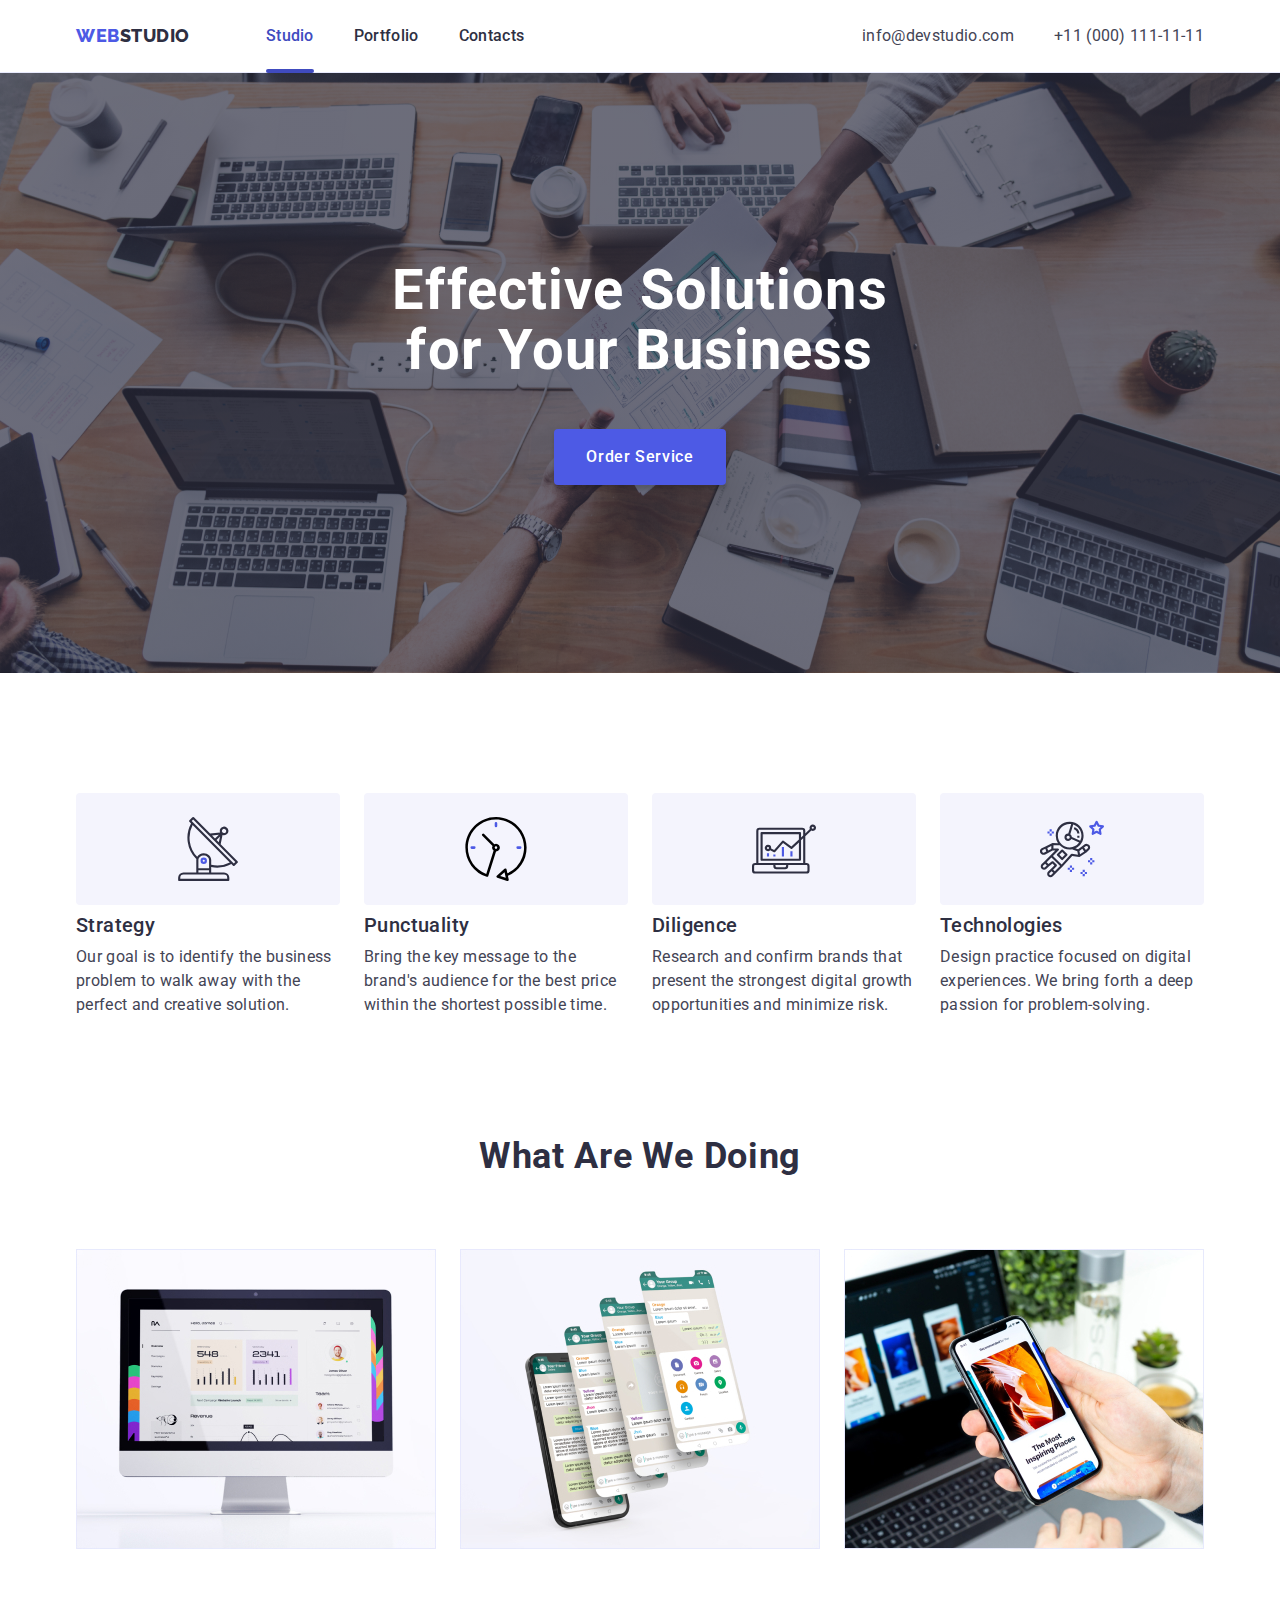
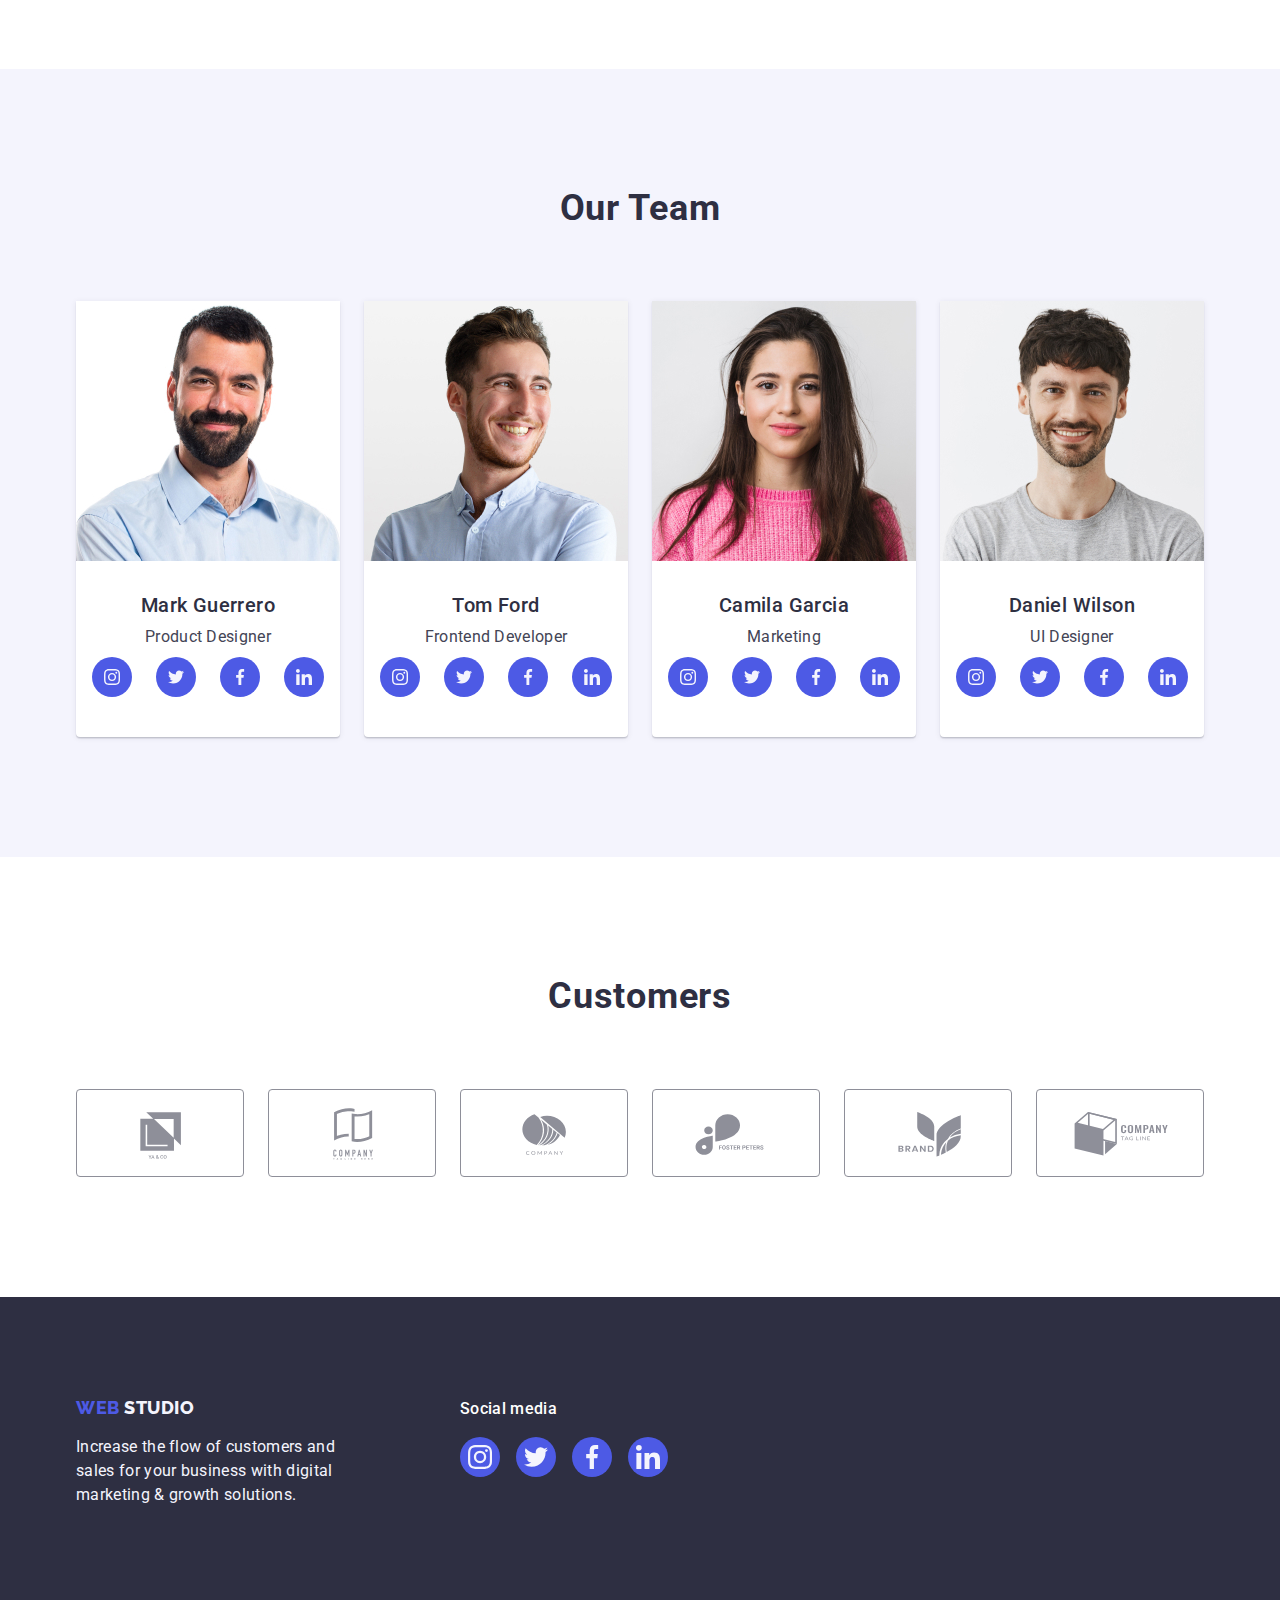
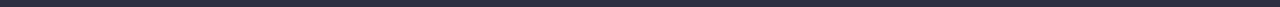
<file: index.html>
<!DOCTYPE html>
<html lang="en">
  <head>
    <meta charset="UTF-8" />
    <meta name="viewport" content="width=device-width, initial-scale=1.0" />
    <link
      rel="stylesheet"
      href="https://cdnjs.cloudflare.com/ajax/libs/modern-normalize/2.0.0/modern-normalize.min.css"
      integrity="sha512-4xo8blKMVCiXpTaLzQSLSw3KFOVPWhm/TRtuPVc4WG6kUgjH6J03IBuG7JZPkcWMxJ5huwaBpOpnwYElP/m6wg=="
      crossorigin="anonymous"
      referrerpolicy="no-referrer"
    />
    <link rel="stylesheet" href="./css/styles.css" />
    <title>Studio</title>

    <link rel="preconnect" href="https://fonts.googleapis.com" />
    <link rel="preconnect" href="https://fonts.gstatic.com" crossorigin />
    <link
      href="https://fonts.googleapis.com/css2?family=Raleway:wght@800&family=Roboto:wght@400;500;700;900&display=swap"
      rel="stylesheet"
    />
  </head>

  <!-- body -->

  <body>
    <!-- header -->
    <header class="header">
      <div class="container container-header">
        <nav class="navigation">
          <a class="logo link logo-header" href="./index.html"
            >Web<span class="studio">Studio</span></a
          >

          <ul class="list menu-header">
            <li class="navigation-list">
              <a
                href="./index.html"
                class="navigation-page navigation-page-after link"
                >Studio</a
              >
            </li>
            <li class="navigation-list">
              <a href="./portfolio.html" class="navigation-page link"
                >Portfolio</a
              >
            </li>
            <li class="navigation-list">
              <a href="" class="navigation-page link">Contacts</a>
            </li>
          </ul>
        </nav>

        <address class="address">
          <ul class="list list-flex">
            <li class="navigation-contact-list">
              <a class="contact link" href="mailto:info@devstudio.com"
                >info@devstudio.com</a
              >
            </li>
            <li class="navigation-contact-list">
              <a class="contact link" href="tel:+110001111111"
                >+11 (000) 111-11-11</a
              >
            </li>
          </ul>
        </address>
      </div>
    </header>

    <!-- ////header -->

    <!-- section 1 -->

    <main>
      <section class="section-sollution">
        <div class="container container-section sollutions">
          <h1 class="headline sollutions-tiitle">
            Effective Solutions for Your Business
          </h1>
          <button class="buttom buttom-order" type="button" data-modal-open>
            Order Service
          </button>
        </div>
      </section>

      <!-- section 2 -->

      <section class="section section-feature">
        <div class="container container-features">
          <h2 class="visually-hidden features-strategy">Strategy</h2>

          <ul class="list feature-flex">
            <li class="feature-item point">
              <div class="feature_div-icon">
                <svg width="64" height="64">
                  <use
                    class="features-icon"
                    href="./images/icons.svg#icon-antenna-1"
                  ></use>
                </svg>
              </div>
              <h3 class="feature-name">Strategy</h3>
              <p class="feature-description">
                Our goal is to identify the business problem to walk away with
                the perfect and creative solution.
              </p>
            </li>

            <li class="feature-item point">
              <div class="feature_div-icon">
                <svg width="64" height="64">
                  <use
                    class="features-icon"
                    href="./images/icons.svg#icon-clock-1"
                  ></use>
                </svg>
              </div>
              <h3 class="feature-name">Punctuality</h3>
              <p class="feature-description">
                Bring the key message to the brand's audience for the best price
                within the shortest possible time.
              </p>
            </li>
            <li class="feature-item point">
              <div class="feature_div-icon">
                <svg width="64" height="64">
                  <use
                    class="features-icon"
                    href="./images/icons.svg#icon-diagram-1"
                  ></use>
                </svg>
              </div>
              <h3 class="feature-name">Diligence</h3>
              <p class="feature-description">
                Research and confirm brands that present the strongest digital
                growth opportunities and minimize risk.
              </p>
            </li>
            <li class="feature-item point">
              <div class="feature_div-icon">
                <svg width="64" height="64">
                  <use
                    class="features-icon"
                    href="./images/icons.svg#icon-astronaut-1"
                  ></use>
                </svg>
              </div>
              <h3 class="feature-name">Technologies</h3>
              <p class="feature-description">
                Design practice focused on digital experiences. We bring forth a
                deep passion for problem-solving.
              </p>
            </li>
          </ul>
        </div>
      </section>

      <!-- section 3 -->
      <section class="section section-devices">
        <div class="container container-features">
          <h2 class="devices-tittle">What are we doing</h2>

          <ul class="list flex-devices">
            <li class="list devices-list">
              <img
                src="./images/body-pc-computer.jpg"
                alt="Computer which shows statistics"
                width="360"
                height="300"
              />
            </li>
            <li class="list devices-list">
              <img
                src="./images/body-phones-computer.jpg"
                alt="Phones screens with  whatsupp app"
                width="360"
                height="300"
              />
            </li>
            <li class="list devices-list">
              <img
                src="./images/body-onephone-computer.jpg"
                alt="Phone ans computer present the blog or app about  most inspiring places"
                width="360"
                height="300"
              />
            </li>
          </ul>
        </div>
      </section>

      <!-- section 4-->
      <section class="section team">
        <div class="container container-team">
          <h2 class="team-tittle">Our Team</h2>

          <ul class="list team-flex">
            <li class="team-member">
              <img
                class="team-photo"
                src="./images/mark-guerrero-computer.jpg"
                alt="A guy in a light blue shirt with dark growth"
                width="264"
                height="260"
              />
              <div class="teamer-name">
                <h3 class="team-name">Mark Guerrero</h3>
                <p class="team-role">Product Designer</p>

                <ul class="list list-social">
                  <li class="social-list">
                    <a class="social-link" href="#">
                      <svg width="16" height="16" class="social-icon">
                        <use href="./images/icons.svg#icon-instagram-2"></use>
                      </svg>
                    </a>
                  </li>
                  <li class="social-list">
                    <a class="social-link" href="#">
                      <svg width="16" height="16" class="social-icon">
                        <use href="./images/icons.svg#icon-twitter-1"></use>
                      </svg>
                    </a>
                  </li>
                  <li class="social-list">
                    <a class="social-link" href="#">
                      <svg width="16" height="16" class="social-icon">
                        <use href="./images/icons.svg#icon-facebook-1"></use>
                      </svg>
                    </a>
                  </li>
                  <li class="social-list">
                    <a class="social-link" href="#">
                      <svg width="16" height="16" class="social-icon">
                        <use href="./images/icons.svg#icon-linkedin-1"></use>
                      </svg>
                    </a>
                  </li>
                </ul>
              </div>
            </li>

            <li class="team-member">
              <img
                class="team-photo"
                src="./images/tom-ford-computer.jpg"
                alt="A guy in a light blue shirt with big smile"
                width="264"
                height="260"
              />
              <div class="teamer-name">
                <h3 class="team-name">Tom Ford</h3>
                <p class="team-role">Frontend Developer</p>
                <ul class="list list-social">
                  <li class="social-list">
                    <a class="social-link" href="#">
                      <svg width="16" height="16" class="social-icon">
                        <use href="./images/icons.svg#icon-instagram-2"></use>
                      </svg>
                    </a>
                  </li>
                  <li class="social-list">
                    <a class="social-link" href="#">
                      <svg width="16" height="16" class="social-icon">
                        <use href="./images/icons.svg#icon-twitter-1"></use>
                      </svg>
                    </a>
                  </li>
                  <li class="social-list">
                    <a class="social-link" href="#">
                      <svg width="16" height="16" class="social-icon">
                        <use href="./images/icons.svg#icon-facebook-1"></use>
                      </svg>
                    </a>
                  </li>
                  <li class="social-list">
                    <a class="social-link" href="#">
                      <svg width="16" height="16" class="social-icon">
                        <use href="./images/icons.svg#icon-linkedin-1"></use>
                      </svg>
                    </a>
                  </li>
                </ul>
              </div>
            </li>

            <li class="team-member">
              <img
                class="team-photo"
                src="./images/camila-garcia-computer.jpg"
                alt=" Woman in a pink sweater with long dark hair"
                width="264"
                height="260"
              />
              <div class="teamer-name">
                <h3 class="team-name">Camila Garcia</h3>
                <p class="team-role">Marketing</p>
                <ul class="list list-social">
                  <li class="social-list">
                    <a class="social-link" href="#">
                      <svg width="16" height="16" class="social-icon">
                        <use href="./images/icons.svg#icon-instagram-2"></use>
                      </svg>
                    </a>
                  </li>
                  <li class="social-list">
                    <a class="social-link" href="#">
                      <svg width="16" height="16" class="social-icon">
                        <use href="./images/icons.svg#icon-twitter-1"></use>
                      </svg>
                    </a>
                  </li>
                  <li class="social-list">
                    <a class="social-link" href="#">
                      <svg width="16" height="16" class="social-icon">
                        <use href="./images/icons.svg#icon-facebook-1"></use>
                      </svg>
                    </a>
                  </li>
                  <li class="social-list">
                    <a class="social-link" href="#">
                      <svg width="16" height="16" class="social-icon">
                        <use href="./images/icons.svg#icon-linkedin-1"></use>
                      </svg>
                    </a>
                  </li>
                </ul>
              </div>
            </li>

            <li class="team-member">
              <img
                class="team-photo"
                src="./images/daniel-wilson-computer.jpg"
                alt="A guy in a light grey T-shirt with big smile"
                width="264"
                height="260"
              />
              <div class="teamer-name">
                <h3 class="team-name">Daniel Wilson</h3>
                <p class="team-role">UI Designer</p>
                <ul class="list list-social">
                  <li class="social-list">
                    <a class="social-link" href="#">
                      <svg width="16" height="16" class="social-icon">
                        <use href="./images/icons.svg#icon-instagram-2"></use>
                      </svg>
                    </a>
                  </li>
                  <li class="social-list">
                    <a class="social-link" href="#">
                      <svg width="16" height="16" class="social-icon">
                        <use href="./images/icons.svg#icon-twitter-1"></use>
                      </svg>
                    </a>
                  </li>
                  <li class="social-list">
                    <a class="social-link" href="#">
                      <svg width="16" height="16" class="social-icon">
                        <use href="./images/icons.svg#icon-facebook-1"></use>
                      </svg>
                    </a>
                  </li>
                  <li class="social-list">
                    <a class="social-link" href="#">
                      <svg width="16" height="16" class="social-icon">
                        <use href="./images/icons.svg#icon-linkedin-1"></use>
                      </svg>
                    </a>
                  </li>
                </ul>
              </div>
            </li>
          </ul>
        </div>
      </section>

      <section class="customers">
        <div class="container">
          <h2 class="cusotmers-tittle">Customers</h2>
          <ul class="list list-customers">
            <li class="customer-list">
              <a class="customer-link" href="#">
                <svg width="104" height="56" class="customer-icon">
                  <use
                    class="client"
                    href="./images/icons.svg#icon-Client-1"
                  ></use>
                </svg>
              </a>
            </li>

            <li class="customer-list">
              <a class="customer-link" href="#">
                <svg width="104" height="56" class="customer-icon">
                  <use
                    class="client"
                    href="./images/icons.svg#icon-Client-2"
                  ></use>
                </svg>
              </a>
            </li>
            <li class="customer-list">
              <a class="customer-link" href="#">
                <svg width="104" height="56" class="customer-icon">
                  <use
                    class="client"
                    href="./images/icons.svg#icon-Client-3"
                  ></use>
                </svg>
              </a>
            </li>
            <li class="customer-list">
              <a class="customer-link" href="#">
                <svg width="104" height="56" class="customer-icon">
                  <use
                    class="client"
                    href="./images/icons.svg#icon-Client-4"
                  ></use>
                </svg>
              </a>
            </li>
            <li class="customer-list">
              <a class="customer-link" href="#">
                <svg width="104" height="56" class="customer-icon">
                  <use
                    class="client"
                    href="./images/icons.svg#icon-Client-5"
                  ></use>
                </svg>
              </a>
            </li>
            <li class="customer-list">
              <a class="customer-link" href="#">
                <svg width="104" height="56" class="customer-icon">
                  <use
                    class="client"
                    href="./images/icons.svg#icon-Client-6"
                  ></use>
                </svg>
              </a>
            </li>
          </ul>
        </div>
      </section>
    </main>

    <!-- footer -->

    <footer class="footer">
      <div class="container container-footer">
        <div class="first-line">
          <a class="logo link logo-footer" href="./index.html"
            >Web <span class="studio-footer">Studio</span></a
          >
          <p class="footer-paragraph">
            Increase the flow of customers and sales for your business with
            digital marketing & growth solutions.
          </p>
        </div>
        <div class="second-line">
          <p class="socialmedia-tittle">Social media</p>

          <ul class="list footer-social">
            <li class="footer-social-list">
              <a class="footer-social-link" href="#">
                <svg width="24" height="24" class="footer-social-icon">
                  <use href="./images/icons.svg#icon-instagram-2"></use>
                </svg>
              </a>
            </li>
            <li class="footer-social-list">
              <a class="footer-social-link" href="#">
                <svg width="24" height="24" class="footer-social-icon">
                  <use href="./images/icons.svg#icon-twitter-1"></use>
                </svg>
              </a>
            </li>
            <li class="footer-social-list">
              <a class="footer-social-link" href="#">
                <svg width="24" height="24" class="footer-social-icon">
                  <use href="./images/icons.svg#icon-facebook-1"></use>
                </svg>
              </a>
            </li>
            <li class="footer-social-list">
              <a class="footer-social-link" href="#">
                <svg width="24" height="24" class="footer-social-icon">
                  <use href="./images/icons.svg#icon-linkedin-1"></use>
                </svg>
              </a>
            </li>
          </ul>
        </div>
      </div>
    </footer>

    <div class="backdrop is-hidden" data-modal>
      <div class="modal">
        <button class="close-btn" type="button" data-modal-close>
          <svg class="cross-icon" width="8" height="8">
            <use href="./images/icons.svg#icon-close-black"></use>
          </svg>
        </button>
      </div>
    </div>

    <script src="./js/modal.js"></script>
  </body>
</html>
</file>
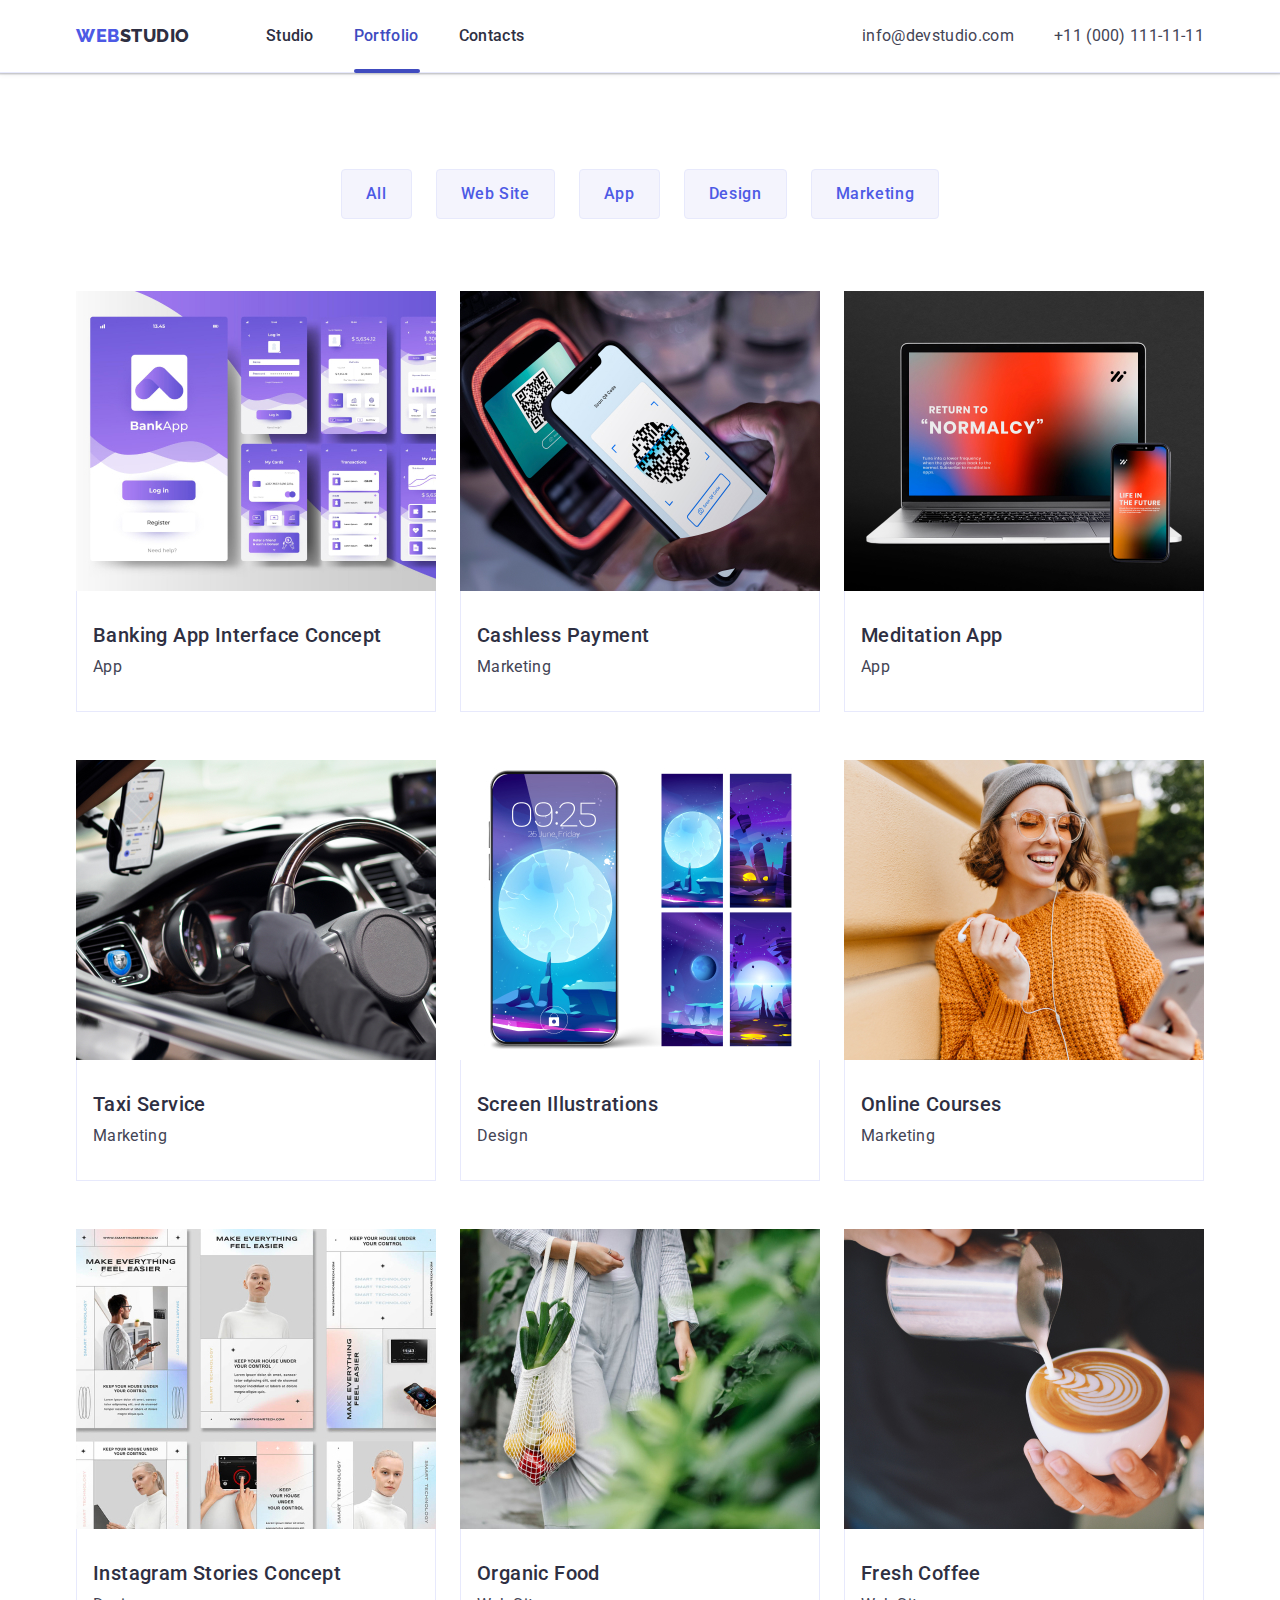
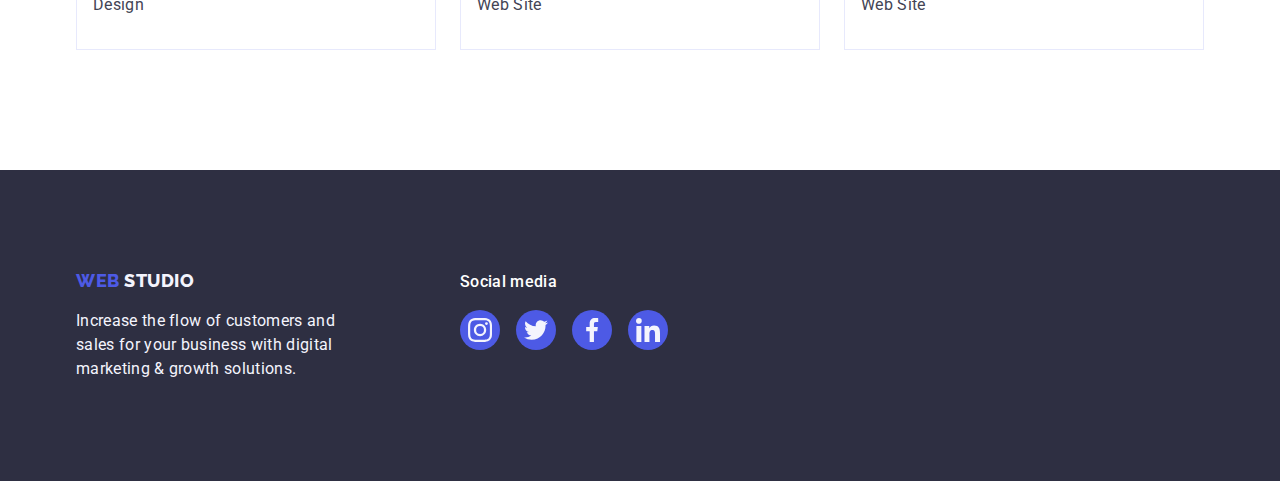
<file: portfolio.html>
<!DOCTYPE html>
<html lang="en">
  <head>
    <meta charset="UTF-8" />
    <meta name="viewport" content="width=device-width, initial-scale=1.0" />
    <link
      rel="stylesheet"
      href="https://cdnjs.cloudflare.com/ajax/libs/modern-normalize/2.0.0/modern-normalize.min.css"
      integrity="sha512-4xo8blKMVCiXpTaLzQSLSw3KFOVPWhm/TRtuPVc4WG6kUgjH6J03IBuG7JZPkcWMxJ5huwaBpOpnwYElP/m6wg=="
      crossorigin="anonymous"
      referrerpolicy="no-referrer"
    />
    <link rel="stylesheet" href="./css/styles.css" />
    <title>Portfolio</title>
    <link
      rel="stylesheet"
      href="https://cdnjs.cloudflare.com/ajax/libs/modern-normalize/2.0.0/modern-normalize.min.css"
      integrity="sha512-4xo8blKMVCiXpTaLzQSLSw3KFOVPWhm/TRtuPVc4WG6kUgjH6J03IBuG7JZPkcWMxJ5huwaBpOpnwYElP/m6wg=="
      crossorigin="anonymous"
      referrerpolicy="no-referrer"
    />
    <link rel="preconnect" href="https://fonts.googleapis.com" />
    <link rel="preconnect" href="https://fonts.gstatic.com" crossorigin />
    <link
      href="https://fonts.googleapis.com/css2?family=Raleway:wght@800&family=Roboto:wght@400;500;700;900&display=swap"
      rel="stylesheet"
    />
  </head>

  <body>
    <!-- header -->
    <header class="header">
      <div class="container container-header">
        <nav class="navigation">
          <a class="logo link logo-header" href="./index.html"
            >Web<span class="studio">Studio</span></a
          >

          <ul class="list menu-header">
            <li class="navigation-list">
              <a href="./index.html" class="navigation-page link">Studio</a>
            </li>
            <li class="navigation-list">
              <a
                href="./portfolio.html"
                class="navigation-page link navigation-portolio-after"
                >Portfolio</a
              >
            </li>
            <li class="navigation-list">
              <a href="" class="navigation-page link">Contacts</a>
            </li>
          </ul>
        </nav>

        <address class="address">
          <ul class="list list-flex">
            <li class="navigation-contact-list">
              <a class="contact link" href="mailto:info@devstudio.com"
                >info@devstudio.com</a
              >
            </li>
            <li class="navigation-contact-list">
              <a class="contact link" href="tel:+110001111111"
                >+11 (000) 111-11-11</a
              >
            </li>
          </ul>
        </address>
      </div>
    </header>

    <main>
      <section class="main">
        <div class="container container-porfolio">
          <h1 class="visually-hidden buttons-tittle">headline</h1>
          <ul class="list list-bottoms">
            <li class="buttom-list">
              <button class="button-portfolio" type="button">All</button>
            </li>
            <li class="buttom-list">
              <button class="button-portfolio" type="button">Web Site</button>
            </li>
            <li class="buttom-list">
              <button class="button-portfolio" type="button">App</button>
            </li>
            <li class="buttom-list">
              <button class="button-portfolio" type="button">Design</button>
            </li>
            <li class="buttom-list">
              <button class="button-portfolio" type="button">Marketing</button>
            </li>
          </ul>

          <!-- <h2 class="apps-tittle">apps</h2> -->
          <ul class="list portfolio">
            <li class="portfolio-list">
              <a href="" class="link porftolio-block">
                <div class="img-wrapper">
                  <img
                    src="./images/banking-app-computer.jpg"
                    alt="Screens of banking app"
                    width="360"
                    height="300"
                  />
                  <p class="img-description">
                    14 Stylish and User-Friendly App Design Concepts · Task
                    Manager App · Calorie Tracker App · Exotic Fruit Ecommerce
                    App · Cloud Storage App
                  </p>
                </div>
                <div class="portfolio-description">
                  <h2 class="apps-name">Banking App Interface Concept</h2>
                  <p class="apps-description">App</p>
                </div>
              </a>
            </li>
            <li class="portfolio-list">
              <a href="" class="link porftolio-block">
                <div class="img-wrapper">
                  <img
                    src="./images/cashless-payment-computer.jpg"
                    alt="Cashless payment via phone"
                    width="360"
                    height="300"
                  />
                  <p class="img-description">
                    14 Stylish and User-Friendly App Design Concepts · Task
                    Manager App · Calorie Tracker App · Exotic Fruit Ecommerce
                    App · Cloud Storage App
                  </p>
                </div>

                <div class="portfolio-description">
                  <h2 class="apps-name">Cashless Payment</h2>
                  <p class="apps-description">Marketing</p>
                </div>
              </a>
            </li>
            <li class="portfolio-list">
              <a href="" class="link porftolio-block">
                <div class="img-wrapper">
                  <img
                    src="./images/meditation-computer.jpg"
                    alt="Meditation app on phone and computer"
                    width="360"
                    height="300"
                  />
                  <p class="img-description">
                    14 Stylish and User-Friendly App Design Concepts · Task
                    Manager App · Calorie Tracker App · Exotic Fruit Ecommerce
                    App · Cloud Storage App
                  </p>
                </div>
                <div class="portfolio-description">
                  <h2 class="apps-name">Meditation App</h2>
                  <p class="apps-description">App</p>
                </div>
              </a>
            </li>
            <li class="portfolio-list">
              <a href="" class="link porftolio-block">
                <div class="img-wrapper">
                  <img
                    src="./images/taxi_computer.jpg"
                    alt="Photo of motor vehicles"
                    width="360"
                    height="300"
                  />
                  <p class="img-description">
                    14 Stylish and User-Friendly App Design Concepts · Task
                    Manager App · Calorie Tracker App · Exotic Fruit Ecommerce
                    App · Cloud Storage App
                  </p>
                </div>
                <div class="portfolio-description">
                  <h2 class="apps-name">Taxi Service</h2>
                  <p class="apps-description">Marketing</p>
                </div>
              </a>
            </li>

            <li class="portfolio-list">
              <a href="" class="link porftolio-block">
                <div class="img-wrapper">
                  <img
                    src="./images/screen-illustrations-computer.jpg"
                    alt="Phone screen of illustrations presents big moon"
                    width="360"
                    height="300"
                  />
                  <p class="img-description">
                    14 Stylish and User-Friendly App Design Concepts · Task
                    Manager App · Calorie Tracker App · Exotic Fruit Ecommerce
                    App · Cloud Storage App
                  </p>
                </div>
                <div class="portfolio-description">
                  <h2 class="apps-name">Screen Illustrations</h2>
                  <p class="apps-description">Design</p>
                </div>
              </a>
            </li>

            <li class="portfolio-list">
              <a href="" class="link porftolio-block">
                <div class="img-wrapper">
                  <img
                    src="./images/online-course-computer.jpg"
                    alt="Smiling woman in orange sweater with headphones"
                    width="360"
                    height="300"
                  />
                  <p class="img-description">
                    14 Stylish and User-Friendly App Design Concepts · Task
                    Manager App · Calorie Tracker App · Exotic Fruit Ecommerce
                    App · Cloud Storage App
                  </p>
                </div>
                <div class="portfolio-description">
                  <h2 class="apps-name">Online Courses</h2>
                  <p class="apps-description">Marketing</p>
                </div>
              </a>
            </li>

            <li class="portfolio-list">
              <a href="" class="link porftolio-block">
                <div class="img-wrapper">
                  <img
                    src="./images/instagram-computer.jpg"
                    alt="Mock up of instagram stories concept"
                    width="360"
                    height="300"
                  />
                  <p class="img-description">
                    14 Stylish and User-Friendly App Design Concepts · Task
                    Manager App · Calorie Tracker App · Exotic Fruit Ecommerce
                    App · Cloud Storage App
                  </p>
                </div>
                <div class="portfolio-description">
                  <h2 class="apps-name">Instagram Stories Concept</h2>
                  <p class="apps-description">Design</p>
                </div>
              </a>
            </li>

            <li class="portfolio-list">
              <a href="" class="link porftolio-block">
                <div class="img-wrapper">
                  <img
                    src="./images/organic-computer.jpg"
                    alt="Women carrying a mesh bag with organic fruit"
                    width="360"
                    height="300"
                  />
                  <p class="img-description">
                    14 Stylish and User-Friendly App Design Concepts · Task
                    Manager App · Calorie Tracker App · Exotic Fruit Ecommerce
                    App · Cloud Storage App
                  </p>
                </div>
                <div class="portfolio-description">
                  <h2 class="apps-name">Organic Food</h2>
                  <p class="apps-description">Web Site</p>
                </div>
              </a>
            </li>

            <li class="portfolio-list">
              <a href="" class="link porftolio-block">
                <div class="img-wrapper">
                  <img
                    src="./images/fresh-coffe-computer.jpg"
                    alt="Guy making a fresh coffee with milk"
                    width="360"
                    height="300"
                  />
                  <p class="img-description">
                    14 Stylish and User-Friendly App Design Concepts · Task
                    Manager App · Calorie Tracker App · Exotic Fruit Ecommerce
                    App · Cloud Storage App
                  </p>
                </div>
                <div class="portfolio-description">
                  <h2 class="apps-name">Fresh Coffee</h2>
                  <p class="apps-description">Web Site</p>
                </div>
              </a>
            </li>
          </ul>
        </div>
      </section>
    </main>

    <footer class="footer">
      <div class="container container-footer">
        <div class="first-line">
          <a class="logo link logo-footer" href="./index.html"
            >Web <span class="studio-footer">Studio</span></a
          >
          <p class="footer-paragraph">
            Increase the flow of customers and sales for your business with
            digital marketing & growth solutions.
          </p>
        </div>
        <div class="second-line">
          <p class="socialmedia-tittle">Social media</p>

          <ul class="list footer-social">
            <li class="footer-social-list">
              <a class="footer-social-link" href="#">
                <svg width="24" height="24" class="footer-social-icon">
                  <use href="./images/icons.svg#icon-instagram-2"></use>
                </svg>
              </a>
            </li>
            <li class="footer-social-list">
              <a class="footer-social-link" href="#">
                <svg width="24" height="24" class="footer-social-icon">
                  <use href="./images/icons.svg#icon-twitter-1"></use>
                </svg>
              </a>
            </li>
            <li class="footer-social-list">
              <a class="footer-social-link" href="#">
                <svg width="24" height="24" class="footer-social-icon">
                  <use href="./images/icons.svg#icon-facebook-1"></use>
                </svg>
              </a>
            </li>
            <li class="footer-social-list">
              <a class="footer-social-link" href="#">
                <svg width="24" height="24" class="footer-social-icon">
                  <use href="./images/icons.svg#icon-linkedin-1"></use>
                </svg>
              </a>
            </li>
          </ul>
        </div>
      </div>
    </footer>
  </body>
</html>
</file>
<file: css/styles.css>
:root {
  --main-font: 'Roboto', sans-serif;
  --socondary-font: 'Raleway', sans-serif;
  --dark-color: #2e2f42;
  --primarybrand-color: #4d5ae5;
  --text-color: #434455;
  --modalbackground-color: #fff;
  --light-color: #f4f4fd;
  --accent-color: #e7e9fc;
  --pressedstate-color: #404bbf;
  --subtle-text: #8E8F99;
  --green: #31D0AA;
  --modal-background: #FCFCFC;


}

body {
  font-family: var(--main-font);
  color: var(--text-color);
  background-color: var(--modalbackground-color);
}

* {
  box-sizing: border-box;
      margin: 0;
        padding: 0;
}

img {
  display: block;
}

.section {
  padding: 120px 0px;
}

/* =============HEADER INDEX.HTML============ */

.link {
  text-decoration: none;
}

.logo {
  color: var(--primarybrand-color);
  font-family: var(--socondary-font);
  font-size: 18px;
  font-weight: 800;
  line-height: 1.17;
  letter-spacing: 0.54px;
  text-transform: uppercase;
  text-decoration: none;

}

.logo-header {
  margin-right: 76px;
}

.studio {
  color: var(--dark-color);
}

.list {
  list-style: none;
}

.list-flex,
.menu-header {

  display: flex;
  padding-left: 0px;
  margin: 0;
  padding: 16px, 0;
 



}

.address {
  font-style: normal;
  margin-left: 0px;

}

.navigation-contact {
  list-style: none;
}

.navigation-page {
  position: relative;
  display: flex;
  text-decoration: none;
  color: var(--dark-color);
  font-size: 16px;
  font-weight: 500;
  line-height: 1.5;
  letter-spacing: 0.32px;
  padding: 24px 0;
 

}

.navigation-page-after,
.navigation-portolio-after {
  position: relative;
  color: var(--pressedstate-color);
  transition: color 250ms cubic-bezier(0.4, 0, 0.2, 1);
}



.navigation-page-after::after {
  content: '';
  display: block;
  position: absolute;
  left: 0;
  bottom: -1px;
  height: 4px;
  background-color: var(--pressedstate-color);
  border-radius: 2px;
  width: 48px;
}

.navigation-portolio-after::after {
  content: '';
  display: block;
  position: absolute;
  left: 0;
  bottom: -1px;
  height: 4px;
  background-color: var(--pressedstate-color);
  border-radius: 2px;
  width: 66px;
}

.navigation-list {
  margin-right: 40px;


}

.navigation-list:last-child {
  margin-right: 0px;
}

.navigation-page:hover,
.navigation-page:focus,
.navigation-page:active {
  color: var(--pressedstate-color);
}

.email,
.phone,
.address,
.contact {
  color: var(--text-color);
  font-size: 16px;
  font-weight: 400;
  line-height: 1.5;
  letter-spacing: 0.32px;
  text-decoration: none;
  font-style: normal;
}

.contact {
  color: var(--text-color);
  font-size: 16px;
  font-weight: 400;
  line-height: 1.5;
  letter-spacing: 0.32px;
  text-decoration: none;
  font-style: normal;
  transition: color 250ms cubic-bezier(0.4, 0, 0.2, 1);
}

.contact:hover,
.contact:focus {
  color: var(--pressedstate-color);

}

.email:hover,
.phone:hover,
.email:focus,
.phone:focus {
  color: var(--pressedstate-color);
}

/* =============SOLLUTIONS INDEX.HTML============ */



.sollutions-tiitle {
  color: var(--modalbackground-color);
  max-width: 496px;
  font-size: 56px;
  font-weight: 700;
  line-height: 1.07;
  letter-spacing: 1.12px;
  margin: 0 auto 48px auto;

}

.buttom-order {
  font-family: var(--main-font);
  color: var(--modalbackground-color);
  display: block;
  font-size: 16px;
  font-weight: 500;
  line-height: 1.5;
  letter-spacing: 0.64px;
  background-color: var(--primarybrand-color);
  cursor: pointer;
  border-radius: 4px;
  box-shadow: 0px 4px 4px 0px rgba(0, 0, 0, 0.15);
  padding: 16px 32px;
  min-width: 169px;
  height: 56px;
  border: none;
  margin: 0 auto;
  transition: background-color 250ms cubic-bezier(0.4, 0, 0.2, 1);


}

.buttom-order:focus,
.buttom-order:hover {
  background-color: var(--pressedstate-color);
}





.feature-name {
  color: var(--dark-color);
  font-size: 20px;
  font-weight: 500;
  line-height: 1.2;
  letter-spacing: 0.4px;

  margin-bottom: 8px;
  margin-top: 8px;
}

.feature-description {
  color: var(--text-color);
  font-family: Roboto;
  font-size: 16px;
  font-weight: 400;
  line-height: 1.5;
  letter-spacing: 0.32px;
  margin: 0px
}

/* =============DEVICES INDEX.HTML============ */
.devices-tittle {
  color: var(--dark-color);
  text-align: center;
  font-size: 36px;
  font-weight: 700;
  line-height: 1.11;
  letter-spacing: 0.02em;
  text-transform: capitalize;
  margin: 0px auto 72px;
}

.team {
  background-color: var(--light-color);



}

.team-tittle {
  color: var(--dark-color);
  text-align: center;
  font-size: 36px;
  font-weight: 700;
  line-height: 1.11;
  text-transform: capitalize;
  letter-spacing: 0.02em;
  margin: 0px 0px 72px;
}



/* =============text-align: center;============ */


.team-member {
  background-color: var(--modalbackground-color);
  
  border-radius: 0px 0px 4px 4px;
  box-shadow: 0px 2px 1px 0px rgba(46, 47, 66, 0.08), 0px 1px 1px 0px rgba(46, 47, 66, 0.16), 0px 1px 6px 0px rgba(46, 47, 66, 0.08);

}

.team-member:last-child {
  margin-right: 0px;
}

.team-name {
  color: var(--dark-color);
  font-size: 20px;
  font-weight: 500;
  line-height: 1.2;
  letter-spacing: 0.4px;
  text-align: center;
  margin-bottom: 8px;


}

.team-role {
  color: var(--text-color);
  font-size: 16px;
  font-style: normal;
  font-weight: 400;
  line-height: 1.5;
  letter-spacing: 0.32px;
  text-align: center;
  margin: 0px;

}











/* footer */

.footer {
  background: var(--dark-color);
  color: var(--modalbackground-color);
  padding: 100px 0 100px;


}


.studio-footer {
  color: var(--light-color);
}

.footer-paragraph {
  color: var(--light-color);
  font-size: 16px;
  font-weight: 400;
  line-height: 1.5;
  letter-spacing: 0.02em;
  width: 264px;
  margin: 0;
  margin-top: 17.5px;

}


.devices {
  padding-top: 0px;
}


/* =============portfolio;============ */



.button-name {
  font-family: var(--main-font);
  color: var(--primarybrand-color);
  text-align: center;
  font-size: 16px;
  font-weight: 500;
  line-height: 1.5;
  letter-spacing: 0.64px;
  background-color: var(--light-color);

  border: 1px solid var(--accent-color);
  cursor: pointer;
}

.button-name:hover,
.button-name:focus {
  color: var(--modalbackground-color);
  background-color: var(--pressedstate-color);
}

.apps-name {
  color: var(--dark-color);
  font-size: 20px;
  font-weight: 500;
  line-height: 1.2;
  letter-spacing: 0.02em;
  margin-bottom: 8px;
}

.apps-description {
  font-size: 16px;
  font-weight: 400;
  line-height: 1.5;
  letter-spacing: 0.02em;
  color: var(--text-color);
}

/* -----------------------flex header----------------------- */

.container-header {
  height: 72px;
  width: 1158px;
  margin: 0 auto;
  display: flex;
  justify-content: flex-start;
  justify-content: space-between;
  align-items: center;



}

.header {
  border-bottom: 1px solid var(--accent-color);
  background: var(--modal-color);
  box-shadow: 0px 1px 6px 0px rgba(46, 47, 66, 0.08), 0px 1px 1px 0px rgba(46, 47, 66, 0.16), 0px 2px 1px 0px rgba(46, 47, 66, 0.08);
}

.flex {
  display: flex;
}

.navigation {
  display: flex;
  justify-content: flex-start;
  justify-content: space-between;
  align-items: center;
}

.navigation-contact-list {
  margin-right: 40px;
}

.navigation-contact-list:last-child {
  margin-right: 0px;
}

/* -----------------------flex main----------------------- */

.section {
  padding: 120px 0;
}


.sollutions {
  display: flex;
  flex-direction: column;
  align-items: center;

  text-align: center;

  padding-top: 188px;




}

.features-strategy {
  font-size: 0px;
}

.features-div {
  display: flex;
  justify-content: flex-start;
  justify-content: space-between;
  align-items: center;
}

.container-features {
  width: 1158px;
  margin: 0 auto;

  align-items: center;
}

.feature-flex {
  display: flex;
  padding: 0px;
  margin: 0 auto;
  justify-content: space-between;

}

.feature_div-icon {
  display: flex;
  align-items: center;
  justify-content: center;
  height: 112px;
  background-color: var(--light-color);
  border-radius: 4px;
  margin-bottom: 8px;

}

.feature-item {
  margin-right: 24px;
  width: calc((100% - 72px) / 4);


}

.feature-item:last-child {
  margin-right: 0px;
}

.section-devices {
  padding-top: 0px;
}


.flex-devices {
  display: flex;
  justify-content: flex-start;
  justify-content: space-between;

  align-items: center;
  padding: 0px;
  margin: 0px auto;
}

.devices-list {
  margin-right: 24px;
}

.devices-list:last-child {
  margin-right: 0px;
}

.container-team {
  width: 1158px;
  margin: 0 auto;

}

.team-flex {
  display: flex;
  padding: 0px;
  margin: 0 auto;
  text-align: center;
gap: 24px;




}


.container-footer {
  display: flex;
  width: 1158px;
  margin: 0 auto;

  align-items: baseline;
}



.container {
  width: 1158px;
  margin: 0 auto;
  padding: 0 15px 0 15px;
}

.section-sollution {
  background-image: linear-gradient(rgba(46, 47, 66, 0.7), rgba(46, 47, 66, 0.7)),
    url("../images/img-name.jpg");
  background-repeat: no-repeat;
  background-position: center;
  background-size: cover;
  max-width: 1440px;
  margin: 0 auto;
  padding: 188px 0;

}

.section-feature {
  padding-top: 120px;
  padding-bottom: 120px;
}

.visually-hidden {
  position: absolute;
  width: 1px;
  height: 1px;
  margin: -1px;
  border: 0;
  padding: 0;
  white-space: nowrap;
  clip-path: inset(100%);
  clip: rect(0 0 0 0);
  overflow: hidden;
}

.teamer-name {
  padding-top: 32px;
  padding-bottom: 8px;
}

.main {
  padding: 96px 0 120px 0;
  margin: 0 auto;
}

.list-bottoms {
  display: flex;

  justify-content: center;
  gap: 24px;
  margin-bottom: 72px;

}

.button-portfolio {
  padding: 12px 24px;
  border: 1px solid var(--accent-color);
  background: var(--light-color);
  border-radius: 4px;
  color: var(--primarybrand-color);
  text-align: center;

  font-family: var(--main-font);
  font-size: 16px;
  font-style: normal;
  font-weight: 500;
  line-height: 1.5;
  cursor: pointer;
  letter-spacing: 0.64px;
  transition: color 250ms cubic-bezier(0.4, 0, 0.2, 1),
    background-color 250ms cubic-bezier(0.4, 0, 0.2, 1),
    border-color 250ms cubic-bezier(0.4, 0, 0.2, 1),
    box-shadow 250ms cubic-bezier(0.4, 0, 0.2, 1);
}

.button-portfolio:focus,
.button-portfolio:hover {
  border: 1px solid transparent;
  border-radius: 4px;
  box-shadow: 0px 2px 2px 0px rgba(0, 0, 0, 0.12), 0px 2px 1px 0px rgba(0, 0, 0, 0.08), 0px 3px 1px 0px rgba(0, 0, 0, 0.10);
  background: var(--pressedstate-color);
  color: var(--modalbackground-color);
}

.portfolio-list {
  width: calc((100% - 48px)/ 3);
}


.portfolio {
  display: flex;
  justify-content: space-between;
  flex-wrap: wrap;
  column-gap: 24px;
  row-gap: 48px;
  padding-left: 0px;

}


.portfolio-description {
  padding: 32px 16px;
  border: 1px solid var(--accent-color);
  border-top: none;
  width: 360px;
}

.container-porfolio {
  justify-content: space-between;
  margin: 0 auto;
  align-items: center;
}

.logo,
.address,
.logo-footer {
  display: inline-block;
}





/* ----------------------svg-------------------- */





.list-social {
  display: flex;
  padding-top: 8px;
  padding-bottom: 32px;
  padding-left: 0px;
  max-width: 232px;
  align-items: center;
  margin: 0 auto;
  justify-content: center;
  gap: 24px;
}

.social-list {
  width: 40px;
  height: 40px;


}




.social-icon {

  fill: var(--light-color);



}

.customer-list {
  width: calc((100% - 120px) / 6);

}

.cusotmers-tittle {
  text-align: center;

  color: var(--dark-color);
  text-align: center;
  font-size: 36px;
  font-style: normal;
  font-weight: 700;
  letter-spacing: 0.72px;
  line-height: 1.11;
  margin-top: 0px;
  margin-bottom: 72px;
  text-transform: capitalize;
}

.list-customers {
  display: flex;
  height: 88px;

  gap: 24px;
  padding-left: 0px;

  margin: 0 auto;
  justify-content: space-between;


}



.customer-link {
  display: flex;
  cursor: pointer;
  width: 100%;
  height: 100%;
  border: 1px solid var(--subtle-text);
  border-radius: 4px;
  align-items: center;
  justify-content: center;
  color: var(--subtle-text);
  transition: border-color 250ms cubic-bezier(0.4, 0, 0.2, 1),
    color 250ms cubic-bezier(0.4, 0, 0.2, 1);
}



.customer-link:focus,
.customer-link:hover {
  border-color: var(--pressedstate-color);
  color: var(--pressedstate-color)
}

.customer-icon {
  fill: currentColor;
  display: block;
  width: 168px;
  height: 88px;


}

.socialmedia-tittle {
  color: var(--modal-color);
  margin-bottom: 16px;
  margin-top: 0px;
  font-size: 16px;
  font-style: normal;
  font-weight: 500;
  line-height: 1.5;
  letter-spacing: 0.32px;

}




.footer-social-list {
  width: 40px;
  height: 40px;


}

.footer-social {
  margin: 0;
}



.footer-social-icon {
  fill: var(--light-color);
}


.footer-social {
  display: flex;
  gap: 16px;
  padding-left: 0px;
  max-width: 208px;
  align-items: center;

}

.first-line {
  display: flex;
  flex-direction: column;
  margin-right: 120px;


}

.second-line {
  display: flex;
  flex-direction: column;


}

.social-link {
  width: 100%;
  height: 100%;
  background-color: var(--primarybrand-color);
  border-radius: 50%;
  display: flex;
  align-items: center;
  justify-content: center;
  transition: background-color 250ms cubic-bezier(0.4, 0, 0.2, 1);
}

.social-link:hover,
.social-link:focus {
  background-color: var(--pressedstate-color);
}


.customers {
  padding: 120px 0;
}



.footer-social-link {
  width: 100%;
  height: 100%;
  display: flex;
  align-items: center;
  justify-content: center;
  background-color: var(--primarybrand-color);
  border-radius: 50%;
  transition: background-color 250ms cubic-bezier(0.4, 0, 0.2, 1);
}

.footer-social-link:focus,
.footer-social-link:hover {
  background-color: var(--green);
}

.porftolio-block {
  display: block;
  transition: box-shadow 250ms cubic-bezier(0.4, 0, 0.2, 1);


}

.porftolio-block:focus,
.porftolio-block:hover,
.porftolio-block:active {
  box-shadow: 0px 2px 1px 0px rgba(46, 47, 66, 0.08), 0px 1px 1px 0px rgba(46, 47, 66, 0.16), 0px 1px 6px 0px rgba(46, 47, 66, 0.08);

}

.is-hidden {
  opacity: 0;
  visibility: hidden;
  pointer-events: none;
}


.modal {
  width: 408px;
  min-height: 584px;
  border-radius: 4px;
  background: var(--modal-background);
  box-shadow: 0px 2px 1px 0px rgba(0, 0, 0, 0.20), 0px 1px 3px 0px rgba(0, 0, 0, 0.12), 0px 1px 1px 0px rgba(0, 0, 0, 0.14);
  position: absolute;
  top: 50%;
  left: 50%;
  transform: translate(-50%, -50%);
  z-index: 50;
  transition: transform 250ms cubic-bezier(0.4, 0, 0.2, 1);

}

.backdrop {
  position: fixed;
  width: 100%;
  height: 100%;
  left: 0;
  top: 0;
  z-index: 50;
  background-color: rgba(46, 47, 66, 0.4);
  transition: opacity 250ms cubic-bezier(0.4, 0, 0.2, 1), visibility 250ms cubic-bezier(0.4, 0, 0.2, 1);
}


.close-btn {
  position: absolute;
  top: 24px;
  right: 24px;
  width: 24px;
  height: 24px;
  border: 1px solid rgba(0, 0, 0, 0.1);
  border-radius: 50%;
  background-color: var(--accent-color);
  cursor: pointer;
  z-index: 50;

  display: flex;
  align-items: center;
  justify-content: center;
  padding: 0;
  cursor: pointer;
  transition: background-color 250ms cubic-bezier(0.4, 0, 0.2, 1), border 250ms cubic-bezier(0.4, 0, 0.2, 1);


}

.close-btn:focus,
.close-btn:hover {
  background-color: var(--pressedstate-color);
  border: none;
  fill: var(--modalbackground-color);
}


.cross-icon {
  transition: fill 250ms cubic-bezier(0.4, 0, 0.2, 1);
}




.img-description {
position: absolute; 
top: 0;
  font-size: 16px;
  margin: 0;
  
    font-weight: 400;
    line-height: 1.5;
    letter-spacing: 0.32px;
    color: var(--light-color);
    padding: 40px 32px;
    background-color: var(--primarybrand-color);

  width: 100%;
  height: 100%;
  transition: transform 250ms cubic-bezier(0.4, 0, 0.2, 1);
  transform: translateY(100%);
 
}

.img-wrapper {
  position: relative;
  overflow: hidden;
}

/* .porftolio-block:hover img-description{
  transform: translatey(0);
  
} */

.porftolio-block:hover
 .img-description{
  transform: translateY(0%);
}


.porftolio-block:focus .img-description {
  transform: translateY(0%);
}
</file>
